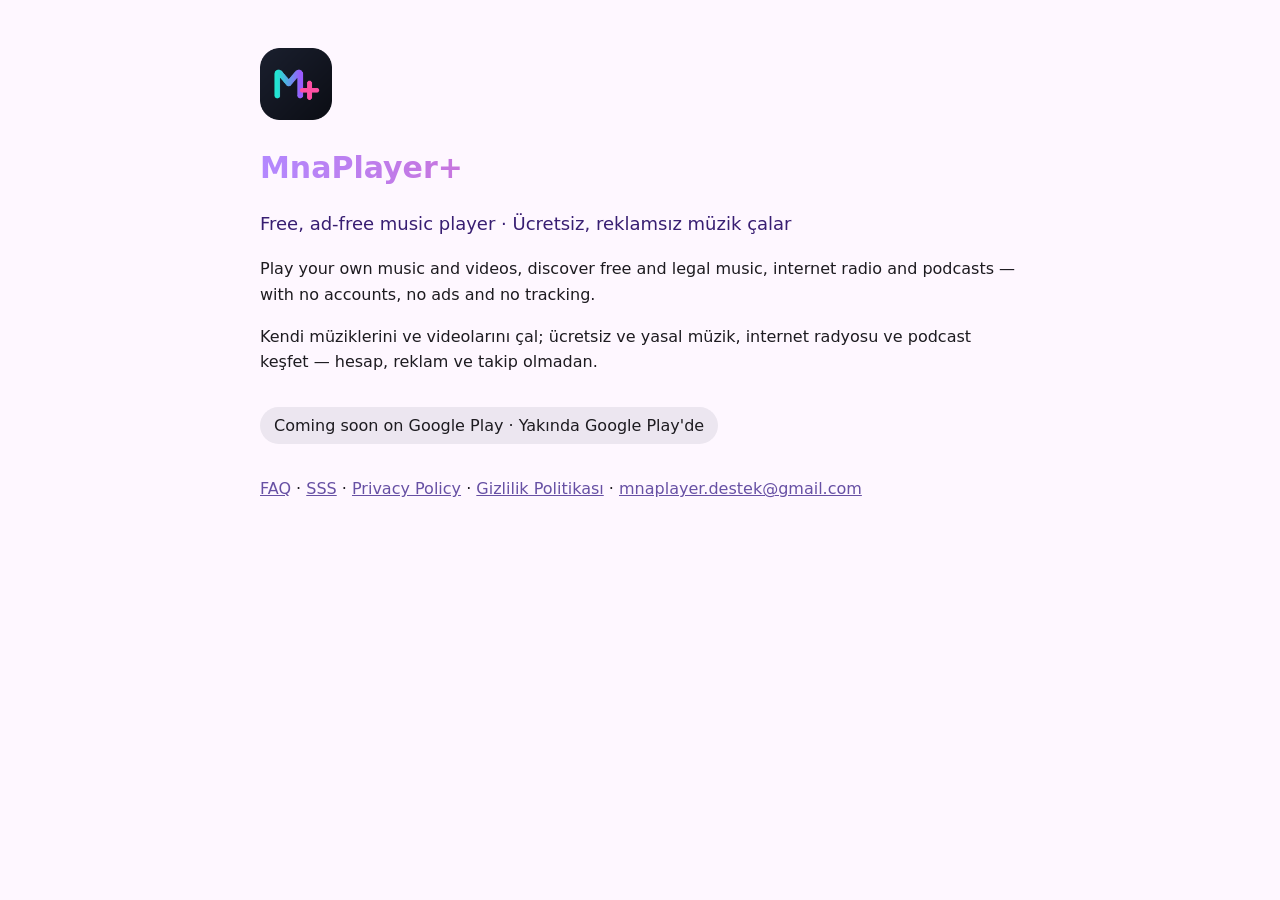
<file: index.html>
<!doctype html>
<html lang="en"><head><meta charset="utf-8">
<meta name="google-site-verification" content="fTWDGioe16bfAC8bkGbLvkYbaq8HpVbpBoYj8-vI_Cs"><meta name="viewport" content="width=device-width,initial-scale=1">
<title>MnaPlayer+ — Free, ad-free music player</title><link rel="stylesheet" href="style.css">
<meta name="description" content="Free, ad-free music player for Android: your own music and videos, free legal music, internet radio and podcasts. No accounts, no ads, no tracking. Ücretsiz, reklamsız müzik çalar.">
<link rel="canonical" href="https://mnaplayer.com/">
<link rel="alternate" hreflang="en" href="https://mnaplayer.com/">
<link rel="alternate" hreflang="tr" href="https://mnaplayer.com/">
<link rel="alternate" hreflang="x-default" href="https://mnaplayer.com/">
<link rel="icon" type="image/png" href="icon.png">
<meta name="theme-color" content="#0f0d14">
<meta property="og:type" content="website">
<meta property="og:site_name" content="MnaPlayer+">
<meta property="og:title" content="MnaPlayer+ — Free, ad-free music player">
<meta property="og:description" content="Free, ad-free music player for Android: your own music and videos, free legal music, internet radio and podcasts. No accounts, no ads, no tracking. Ücretsiz, reklamsız müzik çalar.">
<meta property="og:url" content="https://mnaplayer.com/">
<meta property="og:image" content="https://mnaplayer.com/icon.png">
<meta property="og:locale" content="en_US">
<meta name="twitter:card" content="summary">
<script type="application/ld+json">
{"@context":"https://schema.org","@type":"SoftwareApplication","name":"MnaPlayer+","operatingSystem":"Android, Windows","applicationCategory":"MultimediaApplication","applicationSubCategory":"Music player","offers":{"@type":"Offer","price":"0","priceCurrency":"USD"},"description":"Free, ad-free music player: play your own music and videos, discover legal free music, internet radio and podcasts. No accounts, no ads, no tracking.","inLanguage":["en","tr"],"url":"https://mnaplayer.com/","image":"https://mnaplayer.com/icon.png","featureList":["Plays local music and video files","Creative Commons music from Jamendo, Openverse and the Internet Archive","Internet radio","Podcasts","YouTube search with official YouTube player","Voice search","Smart collections","26 languages"],"isAccessibleForFree":true,"author":{"@type":"Organization","name":"MNA Labs","email":"mnaplayer.destek@gmail.com","url":"https://github.com/mna-labs"}}
</script></head>
<body><main>
<p><img src="icon.png" alt="MnaPlayer+ icon" width="72" height="72" style="border-radius:16px"></p>
<h1>MnaPlayer+</h1>
<p class="tag">Free, ad-free music player · Ücretsiz, reklamsız müzik çalar</p>
<p>Play your own music and videos, discover free and legal music, internet radio and podcasts — with no accounts, no ads and no tracking.</p>
<p>Kendi müziklerini ve videolarını çal; ücretsiz ve yasal müzik, internet radyosu ve podcast keşfet — hesap, reklam ve takip olmadan.</p>
<p class="soon">Coming soon on Google Play · Yakında Google Play'de</p>
<p><a href="faq.html">FAQ</a> · <a href="sss.html">SSS</a> · <a href="privacy.html">Privacy Policy</a> · <a href="gizlilik.html">Gizlilik Politikası</a> · <a href="mailto:mnaplayer.destek@gmail.com">mnaplayer.destek@gmail.com</a></p>
</main></body></html>
</file>
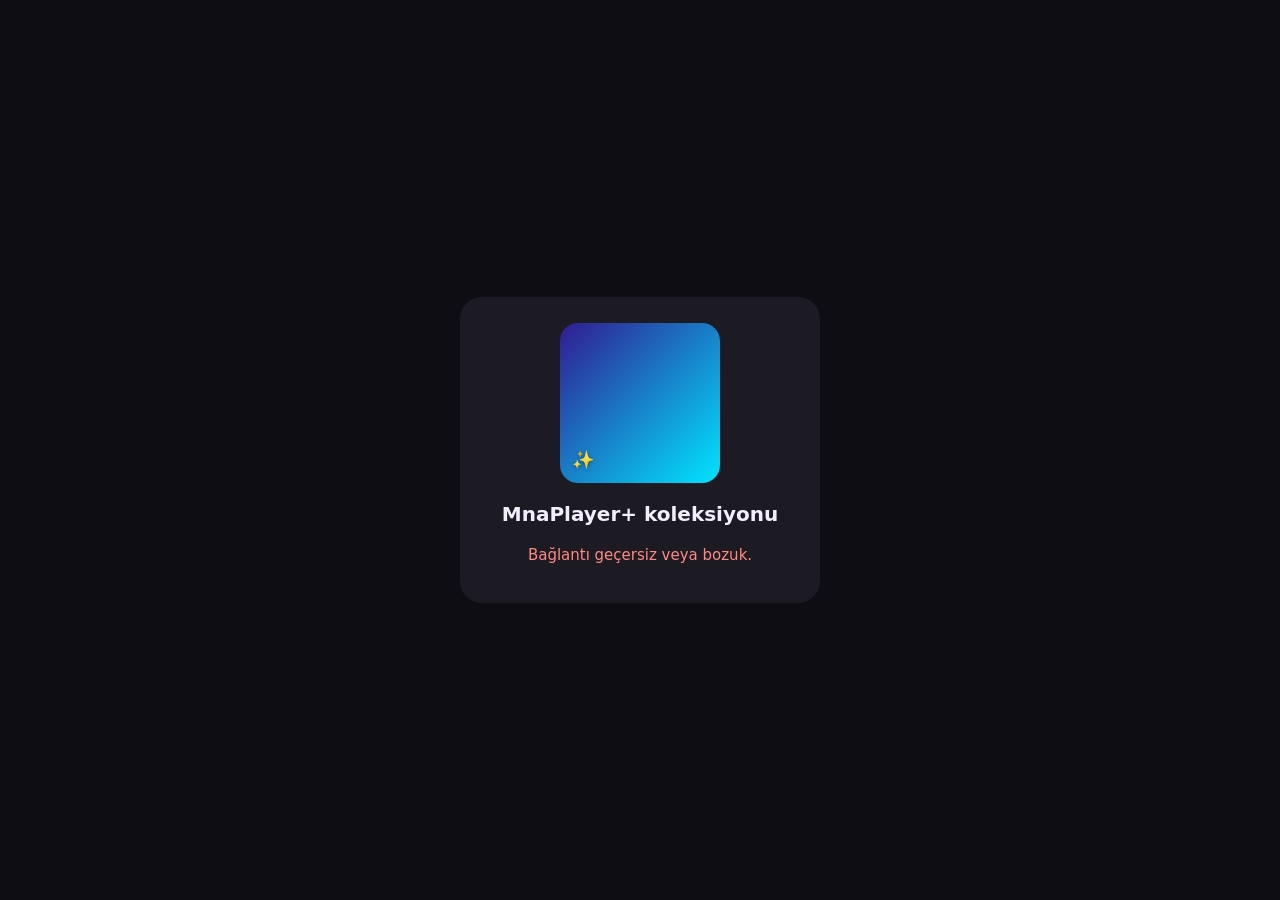
<file: c.html>
<!doctype html>
<html lang="tr">
<head>
<meta charset="utf-8">
<meta name="viewport" content="width=device-width, initial-scale=1">
<meta name="robots" content="noindex">
<!-- No external scripts, styles, fonts, images, or tracking. Everything is
     inline and self-contained so it works offline and leaks nothing. The
     collection payload lives ONLY in the URL fragment (#...), which browsers
     never send to the server, and is decoded client-side purely for display. -->
<meta http-equiv="Content-Security-Policy"
      content="default-src 'none'; style-src 'unsafe-inline'; script-src 'unsafe-inline'; base-uri 'none'; form-action 'none'">
<title>MnaPlayer+ koleksiyonu</title>
<style>
  :root { color-scheme: dark; }
  * { box-sizing: border-box; }
  body {
    margin: 0; min-height: 100vh; display: flex; align-items: center;
    justify-content: center; background: #0f0d14; color: #f3eefc;
    font: 15px/1.5 system-ui, "Segoe UI", Roboto, sans-serif; padding: 24px;
  }
  .card {
    width: 100%; max-width: 360px; background: #1c1a23; border-radius: 22px;
    padding: 22px; text-align: center;
  }
  .cover {
    width: 160px; height: 160px; margin: 4px auto 16px; border-radius: 18px;
    display: flex; align-items: flex-end; padding: 12px; color: #fff;
    font-weight: 900; font-size: 18px; text-align: left; line-height: 1.15;
    text-shadow: 0 1px 4px rgba(0,0,0,.4);
    background: linear-gradient(135deg, #311b92, #00e5ff);
  }
  h1 { font-size: 20px; margin: 0 0 4px; }
  .sub { color: #b9b2c8; font-size: 13px; margin: 0 0 18px; }
  a.btn, .btn {
    display: block; text-decoration: none; border-radius: 22px; padding: 13px;
    font-weight: 800; margin: 8px 0; cursor: pointer;
  }
  .primary { background: #b388ff; color: #1d0f3d; }
  .ghost { background: #2b2930; color: #f3eefc; }
  .hint { color: #9a93ab; font-size: 12px; margin-top: 14px; word-break: break-all; }
  code { background: #2b2930; padding: 2px 6px; border-radius: 6px; }
  .err { color: #ff8a80; }
</style>
</head>
<body>
<div class="card">
  <div class="cover" id="cover">✨</div>
  <h1 id="title">MnaPlayer+ koleksiyonu</h1>
  <p class="sub" id="sub">Bir arkadaşın seninle bir koleksiyon paylaştı.</p>

  <!-- JS-disabled fallback: always visible unless JS hides it. -->
  <noscript>
    <p class="sub">Açmak için <b>MnaPlayer+</b> uygulamasını aç →
      <b>Kütüphane</b> → <b>＋</b> → <b>Bağlantıdan ekle</b> ve bu sayfanın
      adresini yapıştır.</p>
  </noscript>

  <div id="actions" hidden>
    <a class="btn primary" id="openApp">Uygulamada aç</a>
    <a class="btn ghost" id="getApp">Uygulaman yok mu? İndir</a>
    <p class="hint">Uygulaman yoksa açılmaz; o zaman uygulamayı açıp bu bağlantıyı
      <b>Bağlantıdan ekle</b> ile yapıştır.</p>
  </div>
  <p class="err" id="error" hidden>Bağlantı geçersiz veya bozuk.</p>
</div>

<script>
(function () {
  "use strict";
  var LANDING = "https://mnaplayer.com/";
  var MAX = 32 * 1024;                 // payload byte cap (mirrors the app)
  var B64 = /^[A-Za-z0-9_-]+$/;        // base64url charset only

  // Deterministic cover palette — mirrors lib/features/collections/domain/
  // collection_cover.dart (kCoverPalette), as CSS gradients.
  var PALETTE = [
    ["#0D47A1", "#7B1FA2", "#FF1744"], ["#00C853", "#00B8D4"],
    ["#FF6D00", "#FFD600"], ["#263238", "#6A1B9A"], ["#D50000", "#FF4081"],
    ["#1B5E20", "#C6FF00"], ["#311B92", "#00E5FF"], ["#BF360C", "#FF8A65"],
    ["#4A148C", "#00BFA5"]
  ];

  function b64urlDecode(s) {
    s = s.replace(/-/g, "+").replace(/_/g, "/");
    while (s.length % 4) s += "=";
    return atob(s);
  }

  function fail() {
    document.getElementById("error").hidden = false;
    document.getElementById("sub").hidden = true;
  }

  var hash = (location.hash || "").replace(/^#/, "").trim();
  if (!hash || hash.length > MAX || !B64.test(hash)) { fail(); return; }

  var data;
  try {
    // Decode base64url → UTF-8 JSON. Pure display; nothing is executed.
    var bytes = b64urlDecode(hash);
    var json = decodeURIComponent(escape(bytes));
    data = JSON.parse(json);
  } catch (e) { fail(); return; }

  if (!data || typeof data !== "object" || data.v !== 1 ||
      typeof data.n !== "string" || !data.n.trim()) { fail(); return; }

  // Name via textContent only (never innerHTML) → no HTML/script injection.
  var name = data.n.trim().slice(0, 200);
  var titleEl = document.getElementById("title");
  titleEl.textContent = name;
  var coverEl = document.getElementById("cover");
  coverEl.textContent = name;

  var seed = (typeof data.c === "number" && isFinite(data.c)) ? (data.c | 0) : 0;
  var pal = PALETTE[((seed % PALETTE.length) + PALETTE.length) % PALETTE.length];
  coverEl.style.background = "linear-gradient(135deg, " + pal.join(", ") + ")";

  // Hand off to the app via the custom scheme (mnaplayerplus://c#<payload>),
  // with a browser fallback to the landing page when the app isn't installed.
  var intentUrl = "intent://c#" + hash +
    "#Intent;scheme=mnaplayerplus;package=mna.playerplus;" +
    "S.browser_fallback_url=" + encodeURIComponent(LANDING) + ";end";

  document.getElementById("openApp").setAttribute("href", intentUrl);
  document.getElementById("getApp").setAttribute("href", LANDING);
  document.getElementById("actions").hidden = false;
})();
</script>
</body>
</html>
</file>
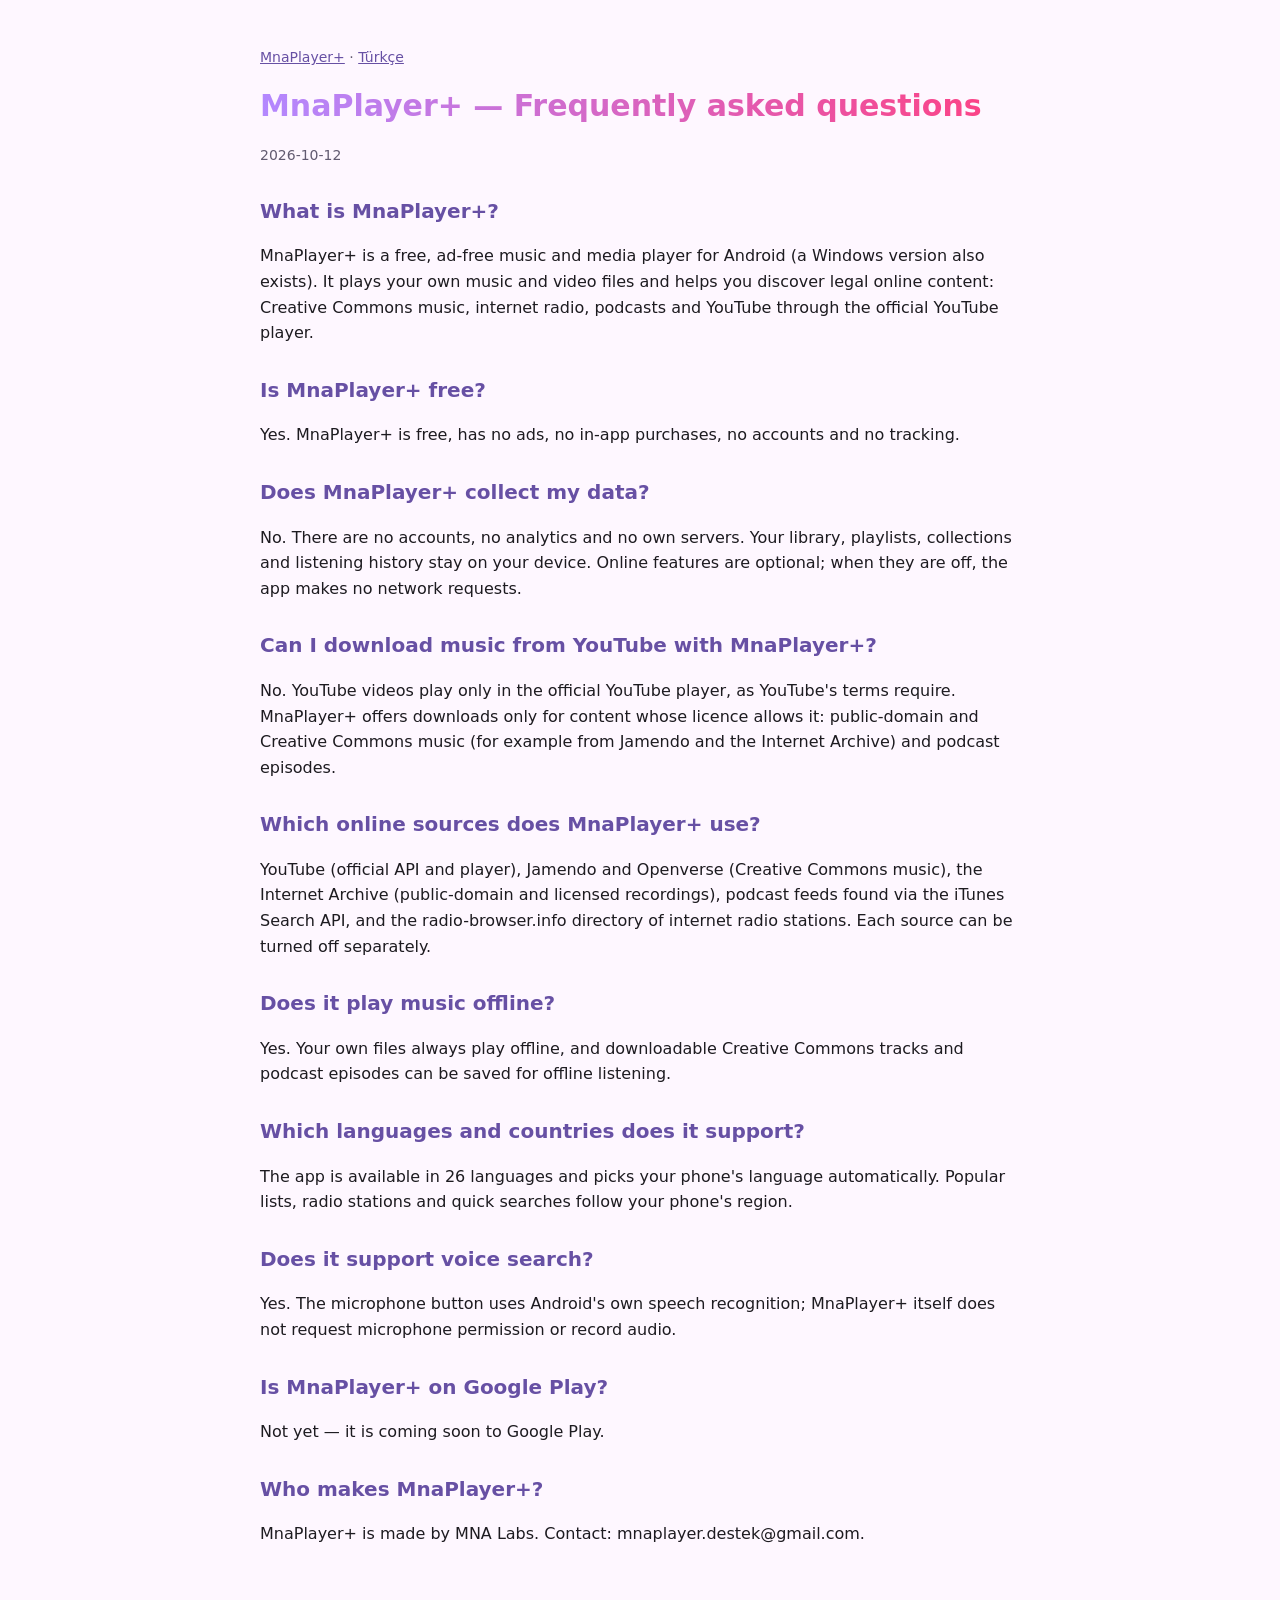
<file: faq.html>
<!doctype html>
<html lang="en"><head><meta charset="utf-8"><meta name="viewport" content="width=device-width,initial-scale=1">
<title>MnaPlayer+ — Frequently asked questions</title><link rel="stylesheet" href="style.css">
<meta name="description" content="Answers about MnaPlayer+: a free, ad-free, private music player with legal free music, radio, podcasts and official YouTube playback.">
<link rel="canonical" href="https://mnaplayer.com/faq.html">
<link rel="alternate" hreflang="en" href="https://mnaplayer.com/faq.html">
<link rel="alternate" hreflang="tr" href="https://mnaplayer.com/sss.html">
<link rel="alternate" hreflang="x-default" href="https://mnaplayer.com/faq.html">
<link rel="icon" type="image/png" href="icon.png">
<meta property="og:type" content="website"><meta property="og:site_name" content="MnaPlayer+">
<meta property="og:title" content="MnaPlayer+ — Frequently asked questions"><meta property="og:description" content="Answers about MnaPlayer+: a free, ad-free, private music player with legal free music, radio, podcasts and official YouTube playback.">
<meta property="og:url" content="https://mnaplayer.com/faq.html"><meta property="og:image" content="https://mnaplayer.com/icon.png">
<script type="application/ld+json">{"@context": "https://schema.org", "@type": "FAQPage", "inLanguage": "en", "mainEntity": [{"@type": "Question", "name": "What is MnaPlayer+?", "acceptedAnswer": {"@type": "Answer", "text": "MnaPlayer+ is a free, ad-free music and media player for Android (a Windows version also exists). It plays your own music and video files and helps you discover legal online content: Creative Commons music, internet radio, podcasts and YouTube through the official YouTube player."}}, {"@type": "Question", "name": "Is MnaPlayer+ free?", "acceptedAnswer": {"@type": "Answer", "text": "Yes. MnaPlayer+ is free, has no ads, no in-app purchases, no accounts and no tracking."}}, {"@type": "Question", "name": "Does MnaPlayer+ collect my data?", "acceptedAnswer": {"@type": "Answer", "text": "No. There are no accounts, no analytics and no own servers. Your library, playlists, collections and listening history stay on your device. Online features are optional; when they are off, the app makes no network requests."}}, {"@type": "Question", "name": "Can I download music from YouTube with MnaPlayer+?", "acceptedAnswer": {"@type": "Answer", "text": "No. YouTube videos play only in the official YouTube player, as YouTube's terms require. MnaPlayer+ offers downloads only for content whose licence allows it: public-domain and Creative Commons music (for example from Jamendo and the Internet Archive) and podcast episodes."}}, {"@type": "Question", "name": "Which online sources does MnaPlayer+ use?", "acceptedAnswer": {"@type": "Answer", "text": "YouTube (official API and player), Jamendo and Openverse (Creative Commons music), the Internet Archive (public-domain and licensed recordings), podcast feeds found via the iTunes Search API, and the radio-browser.info directory of internet radio stations. Each source can be turned off separately."}}, {"@type": "Question", "name": "Does it play music offline?", "acceptedAnswer": {"@type": "Answer", "text": "Yes. Your own files always play offline, and downloadable Creative Commons tracks and podcast episodes can be saved for offline listening."}}, {"@type": "Question", "name": "Which languages and countries does it support?", "acceptedAnswer": {"@type": "Answer", "text": "The app is available in 26 languages and picks your phone's language automatically. Popular lists, radio stations and quick searches follow your phone's region."}}, {"@type": "Question", "name": "Does it support voice search?", "acceptedAnswer": {"@type": "Answer", "text": "Yes. The microphone button uses Android's own speech recognition; MnaPlayer+ itself does not request microphone permission or record audio."}}, {"@type": "Question", "name": "Is MnaPlayer+ on Google Play?", "acceptedAnswer": {"@type": "Answer", "text": "Not yet — it is coming soon to Google Play."}}, {"@type": "Question", "name": "Who makes MnaPlayer+?", "acceptedAnswer": {"@type": "Answer", "text": "MnaPlayer+ is made by MNA Labs. Contact: mnaplayer.destek@gmail.com."}}]}</script>
</head><body><main>
<p class="lang"><a href="index.html">MnaPlayer+</a> · <a href="sss.html">Türkçe</a></p>
<h1>MnaPlayer+ — Frequently asked questions</h1>
<p class="muted">2026-10-12</p>
<h2>What is MnaPlayer+?</h2>
<p>MnaPlayer+ is a free, ad-free music and media player for Android (a Windows version also exists). It plays your own music and video files and helps you discover legal online content: Creative Commons music, internet radio, podcasts and YouTube through the official YouTube player.</p>
<h2>Is MnaPlayer+ free?</h2>
<p>Yes. MnaPlayer+ is free, has no ads, no in-app purchases, no accounts and no tracking.</p>
<h2>Does MnaPlayer+ collect my data?</h2>
<p>No. There are no accounts, no analytics and no own servers. Your library, playlists, collections and listening history stay on your device. Online features are optional; when they are off, the app makes no network requests.</p>
<h2>Can I download music from YouTube with MnaPlayer+?</h2>
<p>No. YouTube videos play only in the official YouTube player, as YouTube's terms require. MnaPlayer+ offers downloads only for content whose licence allows it: public-domain and Creative Commons music (for example from Jamendo and the Internet Archive) and podcast episodes.</p>
<h2>Which online sources does MnaPlayer+ use?</h2>
<p>YouTube (official API and player), Jamendo and Openverse (Creative Commons music), the Internet Archive (public-domain and licensed recordings), podcast feeds found via the iTunes Search API, and the radio-browser.info directory of internet radio stations. Each source can be turned off separately.</p>
<h2>Does it play music offline?</h2>
<p>Yes. Your own files always play offline, and downloadable Creative Commons tracks and podcast episodes can be saved for offline listening.</p>
<h2>Which languages and countries does it support?</h2>
<p>The app is available in 26 languages and picks your phone's language automatically. Popular lists, radio stations and quick searches follow your phone's region.</p>
<h2>Does it support voice search?</h2>
<p>Yes. The microphone button uses Android's own speech recognition; MnaPlayer+ itself does not request microphone permission or record audio.</p>
<h2>Is MnaPlayer+ on Google Play?</h2>
<p>Not yet — it is coming soon to Google Play.</p>
<h2>Who makes MnaPlayer+?</h2>
<p>MnaPlayer+ is made by MNA Labs. Contact: mnaplayer.destek@gmail.com.</p>
</main></body></html>
</file>
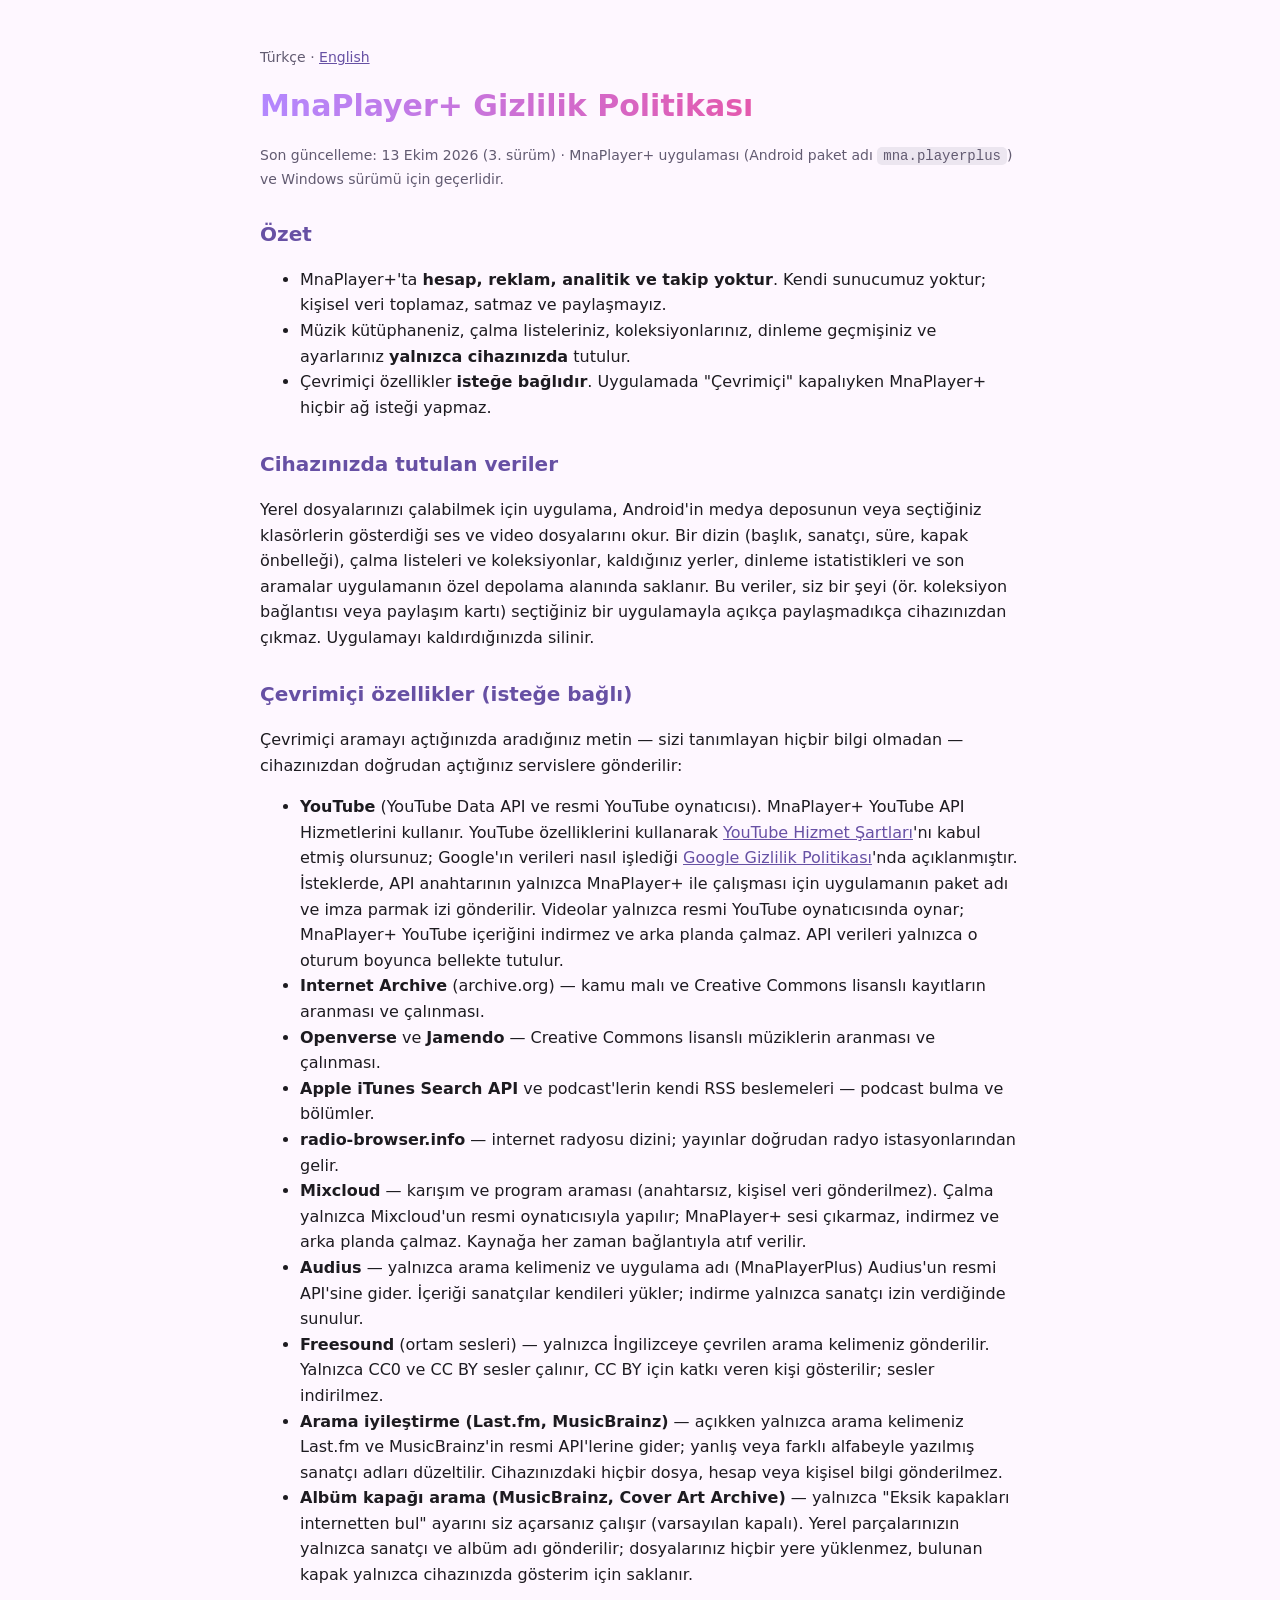
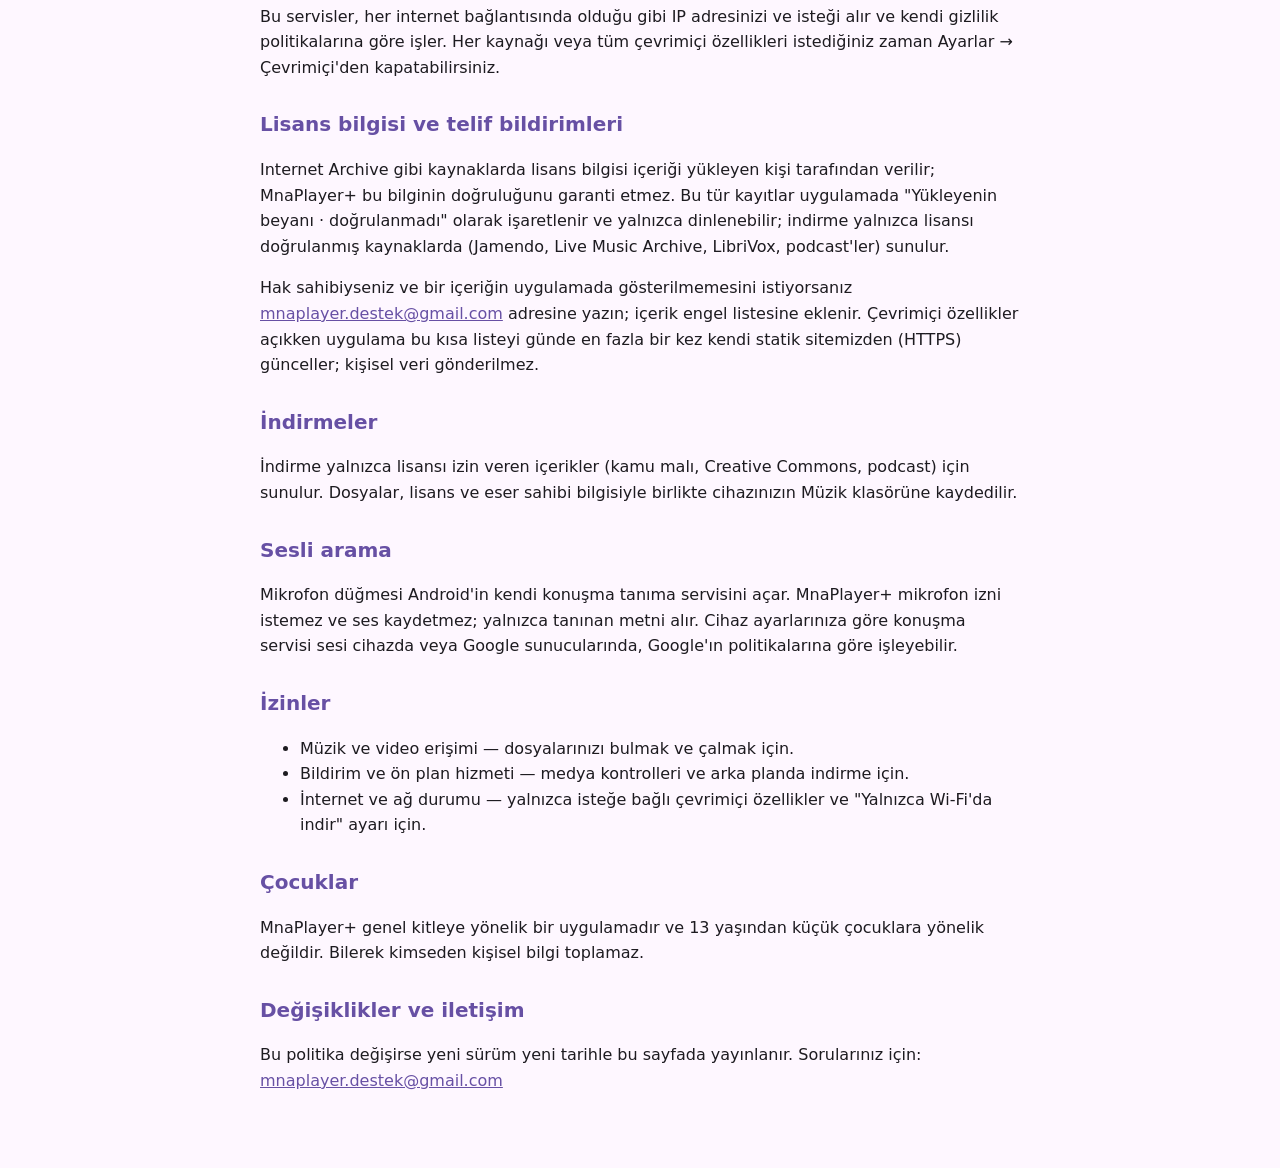
<file: gizlilik.html>
<!doctype html>
<html lang="tr"><head><meta charset="utf-8"><meta name="viewport" content="width=device-width,initial-scale=1">
<title>MnaPlayer+ — Gizlilik Politikası</title><link rel="stylesheet" href="style.css">
<meta name="description" content="MnaPlayer+ gizlilik politikası: hesap, reklam, analitik ve takip yok; veriler cihazınızda kalır; isteğe bağlı çevrimiçi özellikler açıklanır.">
<link rel="canonical" href="https://mnaplayer.com/gizlilik.html">
<link rel="alternate" hreflang="en" href="https://mnaplayer.com/privacy.html">
<link rel="alternate" hreflang="tr" href="https://mnaplayer.com/gizlilik.html">
<link rel="alternate" hreflang="x-default" href="https://mnaplayer.com/privacy.html">
<link rel="icon" type="image/png" href="icon.png">
<meta name="theme-color" content="#0f0d14">
<meta property="og:type" content="website">
<meta property="og:site_name" content="MnaPlayer+">
<meta property="og:title" content="MnaPlayer+ — Gizlilik Politikası">
<meta property="og:description" content="MnaPlayer+ gizlilik politikası: hesap, reklam, analitik ve takip yok; veriler cihazınızda kalır; isteğe bağlı çevrimiçi özellikler açıklanır.">
<meta property="og:url" content="https://mnaplayer.com/gizlilik.html">
<meta property="og:image" content="https://mnaplayer.com/icon.png">
<meta property="og:locale" content="tr_TR">
<meta name="twitter:card" content="summary">
</head>
<body><main>
<p class="lang">Türkçe · <a href="privacy.html">English</a></p>
<h1>MnaPlayer+ Gizlilik Politikası</h1>
<p class="muted">Son güncelleme: 13 Ekim 2026 (3. sürüm) · MnaPlayer+ uygulaması (Android paket adı <code>mna.playerplus</code>) ve Windows sürümü için geçerlidir.</p>

<h2>Özet</h2>
<ul>
<li>MnaPlayer+'ta <b>hesap, reklam, analitik ve takip yoktur</b>. Kendi sunucumuz yoktur; kişisel veri toplamaz, satmaz ve paylaşmayız.</li>
<li>Müzik kütüphaneniz, çalma listeleriniz, koleksiyonlarınız, dinleme geçmişiniz ve ayarlarınız <b>yalnızca cihazınızda</b> tutulur.</li>
<li>Çevrimiçi özellikler <b>isteğe bağlıdır</b>. Uygulamada "Çevrimiçi" kapalıyken MnaPlayer+ hiçbir ağ isteği yapmaz.</li>
</ul>

<h2>Cihazınızda tutulan veriler</h2>
<p>Yerel dosyalarınızı çalabilmek için uygulama, Android'in medya deposunun veya seçtiğiniz klasörlerin gösterdiği ses ve video dosyalarını okur. Bir dizin (başlık, sanatçı, süre, kapak önbelleği), çalma listeleri ve koleksiyonlar, kaldığınız yerler, dinleme istatistikleri ve son aramalar uygulamanın özel depolama alanında saklanır. Bu veriler, siz bir şeyi (ör. koleksiyon bağlantısı veya paylaşım kartı) seçtiğiniz bir uygulamayla açıkça paylaşmadıkça cihazınızdan çıkmaz. Uygulamayı kaldırdığınızda silinir.</p>

<h2>Çevrimiçi özellikler (isteğe bağlı)</h2>
<p>Çevrimiçi aramayı açtığınızda aradığınız metin — sizi tanımlayan hiçbir bilgi olmadan — cihazınızdan doğrudan açtığınız servislere gönderilir:</p>
<ul>
<li><b>YouTube</b> (YouTube Data API ve resmi YouTube oynatıcısı). MnaPlayer+ YouTube API Hizmetlerini kullanır. YouTube özelliklerini kullanarak <a href="https://www.youtube.com/t/terms">YouTube Hizmet Şartları</a>'nı kabul etmiş olursunuz; Google'ın verileri nasıl işlediği <a href="https://policies.google.com/privacy">Google Gizlilik Politikası</a>'nda açıklanmıştır. İsteklerde, API anahtarının yalnızca MnaPlayer+ ile çalışması için uygulamanın paket adı ve imza parmak izi gönderilir. Videolar yalnızca resmi YouTube oynatıcısında oynar; MnaPlayer+ YouTube içeriğini indirmez ve arka planda çalmaz. API verileri yalnızca o oturum boyunca bellekte tutulur.</li>
<li><b>Internet Archive</b> (archive.org) — kamu malı ve Creative Commons lisanslı kayıtların aranması ve çalınması.</li>
<li><b>Openverse</b> ve <b>Jamendo</b> — Creative Commons lisanslı müziklerin aranması ve çalınması.</li>
<li><b>Apple iTunes Search API</b> ve podcast'lerin kendi RSS beslemeleri — podcast bulma ve bölümler.</li>
<li><b>radio-browser.info</b> — internet radyosu dizini; yayınlar doğrudan radyo istasyonlarından gelir.</li>
<li><b>Mixcloud</b> — karışım ve program araması (anahtarsız, kişisel veri gönderilmez). Çalma yalnızca Mixcloud'un resmi oynatıcısıyla yapılır; MnaPlayer+ sesi çıkarmaz, indirmez ve arka planda çalmaz. Kaynağa her zaman bağlantıyla atıf verilir.</li>
<li><b>Audius</b> — yalnızca arama kelimeniz ve uygulama adı (MnaPlayerPlus) Audius'un resmi API'sine gider. İçeriği sanatçılar kendileri yükler; indirme yalnızca sanatçı izin verdiğinde sunulur.</li>
<li><b>Freesound</b> (ortam sesleri) — yalnızca İngilizceye çevrilen arama kelimeniz gönderilir. Yalnızca CC0 ve CC BY sesler çalınır, CC BY için katkı veren kişi gösterilir; sesler indirilmez.</li>
<li><b>Arama iyileştirme (Last.fm, MusicBrainz)</b> — açıkken yalnızca arama kelimeniz Last.fm ve MusicBrainz'in resmi API'lerine gider; yanlış veya farklı alfabeyle yazılmış sanatçı adları düzeltilir. Cihazınızdaki hiçbir dosya, hesap veya kişisel bilgi gönderilmez.</li>
<li><b>Albüm kapağı arama (MusicBrainz, Cover Art Archive)</b> — yalnızca "Eksik kapakları internetten bul" ayarını siz açarsanız çalışır (varsayılan kapalı). Yerel parçalarınızın yalnızca sanatçı ve albüm adı gönderilir; dosyalarınız hiçbir yere yüklenmez, bulunan kapak yalnızca cihazınızda gösterim için saklanır.</li>
</ul>
<p>Bu servisler, her internet bağlantısında olduğu gibi IP adresinizi ve isteği alır ve kendi gizlilik politikalarına göre işler. Her kaynağı veya tüm çevrimiçi özellikleri istediğiniz zaman Ayarlar → Çevrimiçi'den kapatabilirsiniz.</p>

<h2>Lisans bilgisi ve telif bildirimleri</h2>
<p>Internet Archive gibi kaynaklarda lisans bilgisi içeriği yükleyen kişi tarafından verilir; MnaPlayer+ bu bilginin doğruluğunu garanti etmez. Bu tür kayıtlar uygulamada "Yükleyenin beyanı · doğrulanmadı" olarak işaretlenir ve yalnızca dinlenebilir; indirme yalnızca lisansı doğrulanmış kaynaklarda (Jamendo, Live Music Archive, LibriVox, podcast'ler) sunulur.</p>
<p>Hak sahibiyseniz ve bir içeriğin uygulamada gösterilmemesini istiyorsanız <a href="mailto:mnaplayer.destek@gmail.com">mnaplayer.destek@gmail.com</a> adresine yazın; içerik engel listesine eklenir. Çevrimiçi özellikler açıkken uygulama bu kısa listeyi günde en fazla bir kez kendi statik sitemizden (HTTPS) günceller; kişisel veri gönderilmez.</p>
<h2>İndirmeler</h2>
<p>İndirme yalnızca lisansı izin veren içerikler (kamu malı, Creative Commons, podcast) için sunulur. Dosyalar, lisans ve eser sahibi bilgisiyle birlikte cihazınızın Müzik klasörüne kaydedilir.</p>

<h2>Sesli arama</h2>
<p>Mikrofon düğmesi Android'in kendi konuşma tanıma servisini açar. MnaPlayer+ mikrofon izni istemez ve ses kaydetmez; yalnızca tanınan metni alır. Cihaz ayarlarınıza göre konuşma servisi sesi cihazda veya Google sunucularında, Google'ın politikalarına göre işleyebilir.</p>

<h2>İzinler</h2>
<ul>
<li>Müzik ve video erişimi — dosyalarınızı bulmak ve çalmak için.</li>
<li>Bildirim ve ön plan hizmeti — medya kontrolleri ve arka planda indirme için.</li>
<li>İnternet ve ağ durumu — yalnızca isteğe bağlı çevrimiçi özellikler ve "Yalnızca Wi-Fi'da indir" ayarı için.</li>
</ul>

<h2>Çocuklar</h2>
<p>MnaPlayer+ genel kitleye yönelik bir uygulamadır ve 13 yaşından küçük çocuklara yönelik değildir. Bilerek kimseden kişisel bilgi toplamaz.</p>

<h2>Değişiklikler ve iletişim</h2>
<p>Bu politika değişirse yeni sürüm yeni tarihle bu sayfada yayınlanır. Sorularınız için: <a href="mailto:mnaplayer.destek@gmail.com">mnaplayer.destek@gmail.com</a></p>
</main></body></html>
</file>
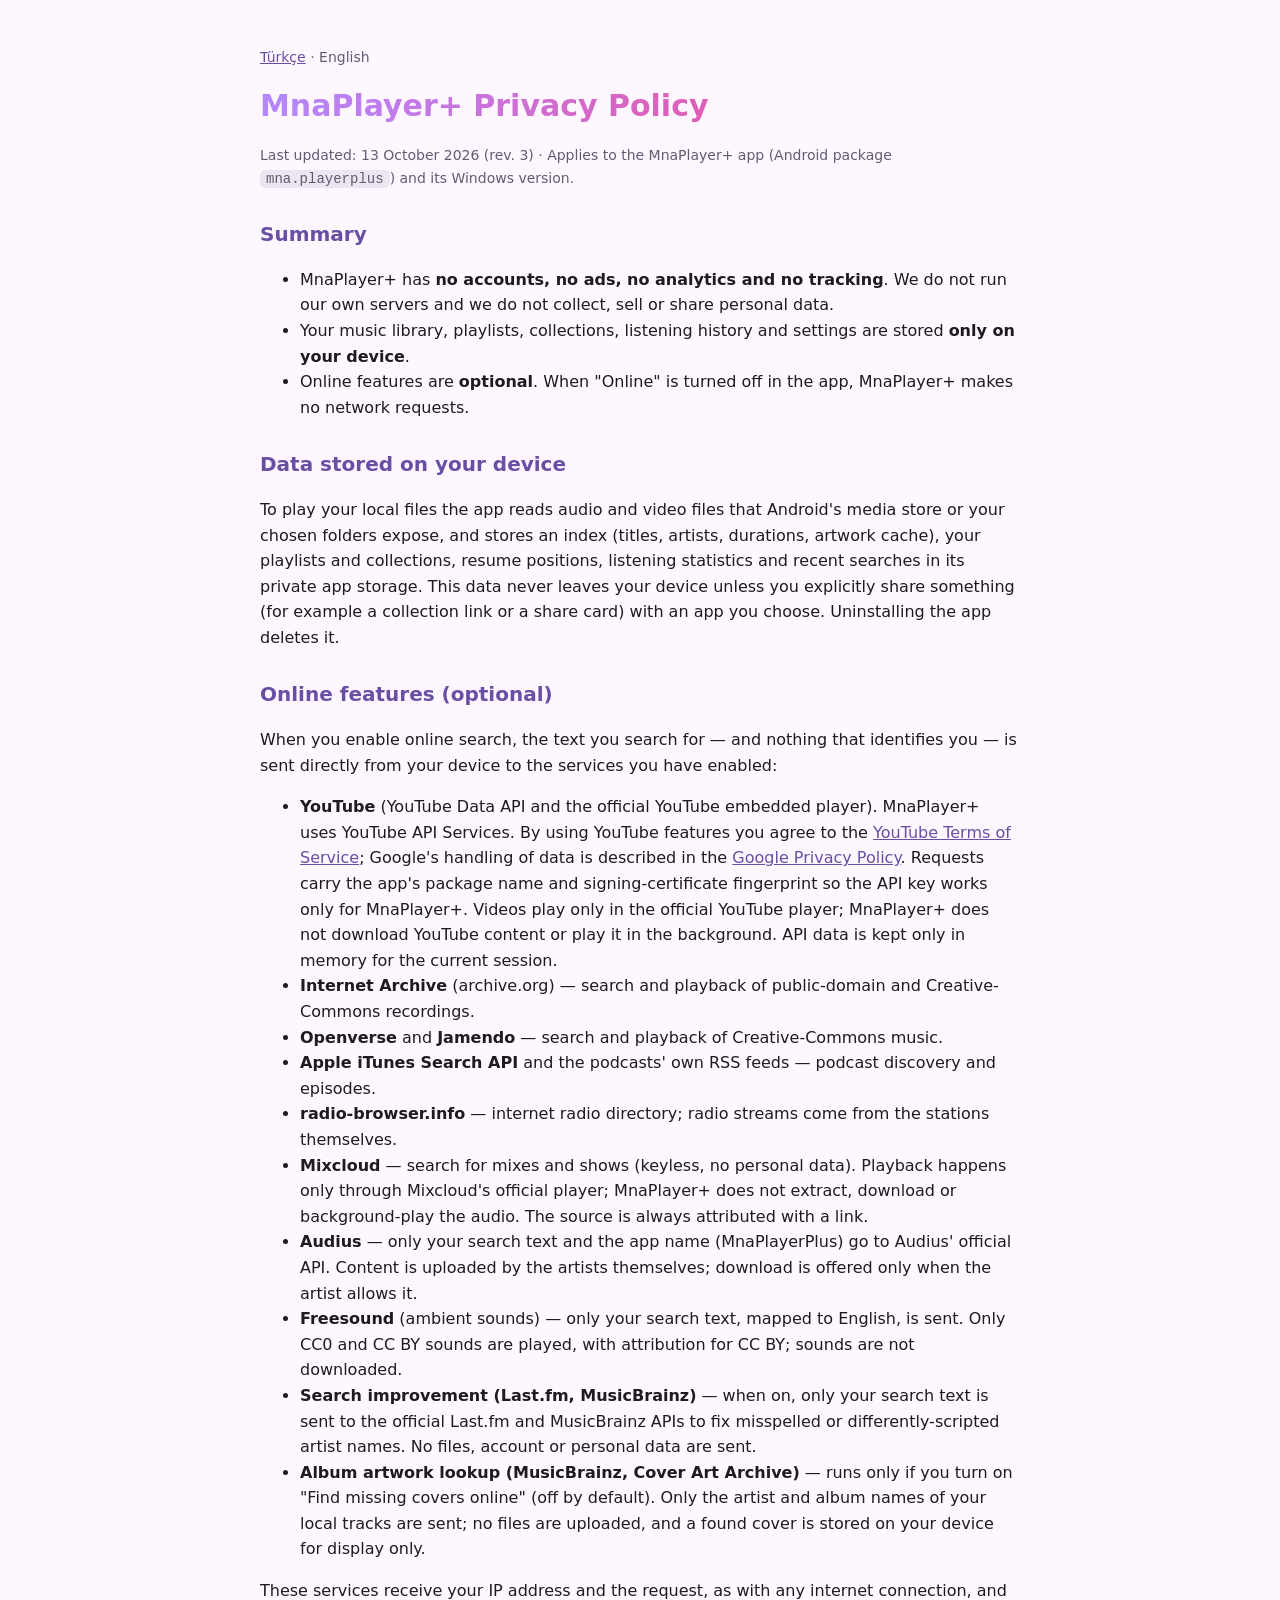
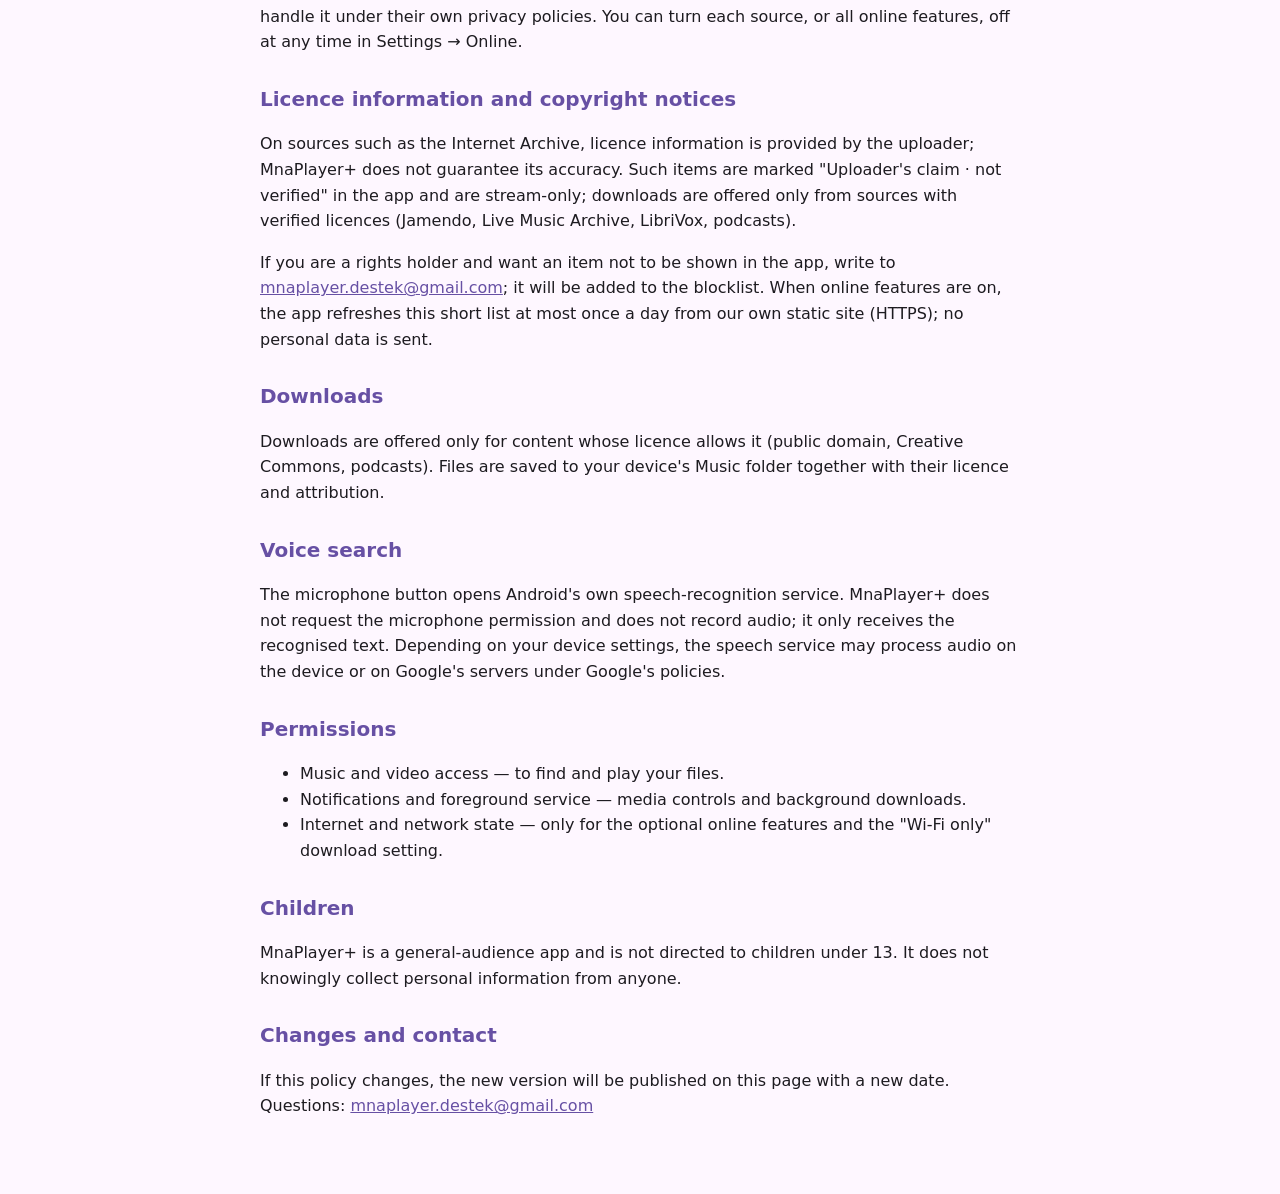
<file: privacy.html>
<!doctype html>
<html lang="en"><head><meta charset="utf-8"><meta name="viewport" content="width=device-width,initial-scale=1">
<title>MnaPlayer+ — Privacy Policy</title><link rel="stylesheet" href="style.css">
<meta name="description" content="MnaPlayer+ privacy policy: no accounts, no ads, no analytics, no tracking; data stays on your device; optional online features explained.">
<link rel="canonical" href="https://mnaplayer.com/privacy.html">
<link rel="alternate" hreflang="en" href="https://mnaplayer.com/privacy.html">
<link rel="alternate" hreflang="tr" href="https://mnaplayer.com/gizlilik.html">
<link rel="alternate" hreflang="x-default" href="https://mnaplayer.com/privacy.html">
<link rel="icon" type="image/png" href="icon.png">
<meta name="theme-color" content="#0f0d14">
<meta property="og:type" content="website">
<meta property="og:site_name" content="MnaPlayer+">
<meta property="og:title" content="MnaPlayer+ — Privacy Policy">
<meta property="og:description" content="MnaPlayer+ privacy policy: no accounts, no ads, no analytics, no tracking; data stays on your device; optional online features explained.">
<meta property="og:url" content="https://mnaplayer.com/privacy.html">
<meta property="og:image" content="https://mnaplayer.com/icon.png">
<meta property="og:locale" content="en_US">
<meta name="twitter:card" content="summary">
</head>
<body><main>
<p class="lang"><a href="gizlilik.html">Türkçe</a> · English</p>
<h1>MnaPlayer+ Privacy Policy</h1>
<p class="muted">Last updated: 13 October 2026 (rev. 3) · Applies to the MnaPlayer+ app (Android package <code>mna.playerplus</code>) and its Windows version.</p>

<h2>Summary</h2>
<ul>
<li>MnaPlayer+ has <b>no accounts, no ads, no analytics and no tracking</b>. We do not run our own servers and we do not collect, sell or share personal data.</li>
<li>Your music library, playlists, collections, listening history and settings are stored <b>only on your device</b>.</li>
<li>Online features are <b>optional</b>. When "Online" is turned off in the app, MnaPlayer+ makes no network requests.</li>
</ul>

<h2>Data stored on your device</h2>
<p>To play your local files the app reads audio and video files that Android's media store or your chosen folders expose, and stores an index (titles, artists, durations, artwork cache), your playlists and collections, resume positions, listening statistics and recent searches in its private app storage. This data never leaves your device unless you explicitly share something (for example a collection link or a share card) with an app you choose. Uninstalling the app deletes it.</p>

<h2>Online features (optional)</h2>
<p>When you enable online search, the text you search for — and nothing that identifies you — is sent directly from your device to the services you have enabled:</p>
<ul>
<li><b>YouTube</b> (YouTube Data API and the official YouTube embedded player). MnaPlayer+ uses YouTube API Services. By using YouTube features you agree to the <a href="https://www.youtube.com/t/terms">YouTube Terms of Service</a>; Google's handling of data is described in the <a href="https://policies.google.com/privacy">Google Privacy Policy</a>. Requests carry the app's package name and signing-certificate fingerprint so the API key works only for MnaPlayer+. Videos play only in the official YouTube player; MnaPlayer+ does not download YouTube content or play it in the background. API data is kept only in memory for the current session.</li>
<li><b>Internet Archive</b> (archive.org) — search and playback of public-domain and Creative-Commons recordings.</li>
<li><b>Openverse</b> and <b>Jamendo</b> — search and playback of Creative-Commons music.</li>
<li><b>Apple iTunes Search API</b> and the podcasts' own RSS feeds — podcast discovery and episodes.</li>
<li><b>radio-browser.info</b> — internet radio directory; radio streams come from the stations themselves.</li>
<li><b>Mixcloud</b> — search for mixes and shows (keyless, no personal data). Playback happens only through Mixcloud's official player; MnaPlayer+ does not extract, download or background-play the audio. The source is always attributed with a link.</li>
<li><b>Audius</b> — only your search text and the app name (MnaPlayerPlus) go to Audius' official API. Content is uploaded by the artists themselves; download is offered only when the artist allows it.</li>
<li><b>Freesound</b> (ambient sounds) — only your search text, mapped to English, is sent. Only CC0 and CC BY sounds are played, with attribution for CC BY; sounds are not downloaded.</li>
<li><b>Search improvement (Last.fm, MusicBrainz)</b> — when on, only your search text is sent to the official Last.fm and MusicBrainz APIs to fix misspelled or differently-scripted artist names. No files, account or personal data are sent.</li>
<li><b>Album artwork lookup (MusicBrainz, Cover Art Archive)</b> — runs only if you turn on "Find missing covers online" (off by default). Only the artist and album names of your local tracks are sent; no files are uploaded, and a found cover is stored on your device for display only.</li>
</ul>
<p>These services receive your IP address and the request, as with any internet connection, and handle it under their own privacy policies. You can turn each source, or all online features, off at any time in Settings → Online.</p>

<h2>Licence information and copyright notices</h2>
<p>On sources such as the Internet Archive, licence information is provided by the uploader; MnaPlayer+ does not guarantee its accuracy. Such items are marked "Uploader's claim · not verified" in the app and are stream-only; downloads are offered only from sources with verified licences (Jamendo, Live Music Archive, LibriVox, podcasts).</p>
<p>If you are a rights holder and want an item not to be shown in the app, write to <a href="mailto:mnaplayer.destek@gmail.com">mnaplayer.destek@gmail.com</a>; it will be added to the blocklist. When online features are on, the app refreshes this short list at most once a day from our own static site (HTTPS); no personal data is sent.</p>
<h2>Downloads</h2>
<p>Downloads are offered only for content whose licence allows it (public domain, Creative Commons, podcasts). Files are saved to your device's Music folder together with their licence and attribution.</p>

<h2>Voice search</h2>
<p>The microphone button opens Android's own speech-recognition service. MnaPlayer+ does not request the microphone permission and does not record audio; it only receives the recognised text. Depending on your device settings, the speech service may process audio on the device or on Google's servers under Google's policies.</p>

<h2>Permissions</h2>
<ul>
<li>Music and video access — to find and play your files.</li>
<li>Notifications and foreground service — media controls and background downloads.</li>
<li>Internet and network state — only for the optional online features and the "Wi-Fi only" download setting.</li>
</ul>

<h2>Children</h2>
<p>MnaPlayer+ is a general-audience app and is not directed to children under 13. It does not knowingly collect personal information from anyone.</p>

<h2>Changes and contact</h2>
<p>If this policy changes, the new version will be published on this page with a new date. Questions: <a href="mailto:mnaplayer.destek@gmail.com">mnaplayer.destek@gmail.com</a></p>
</main></body></html>
</file>
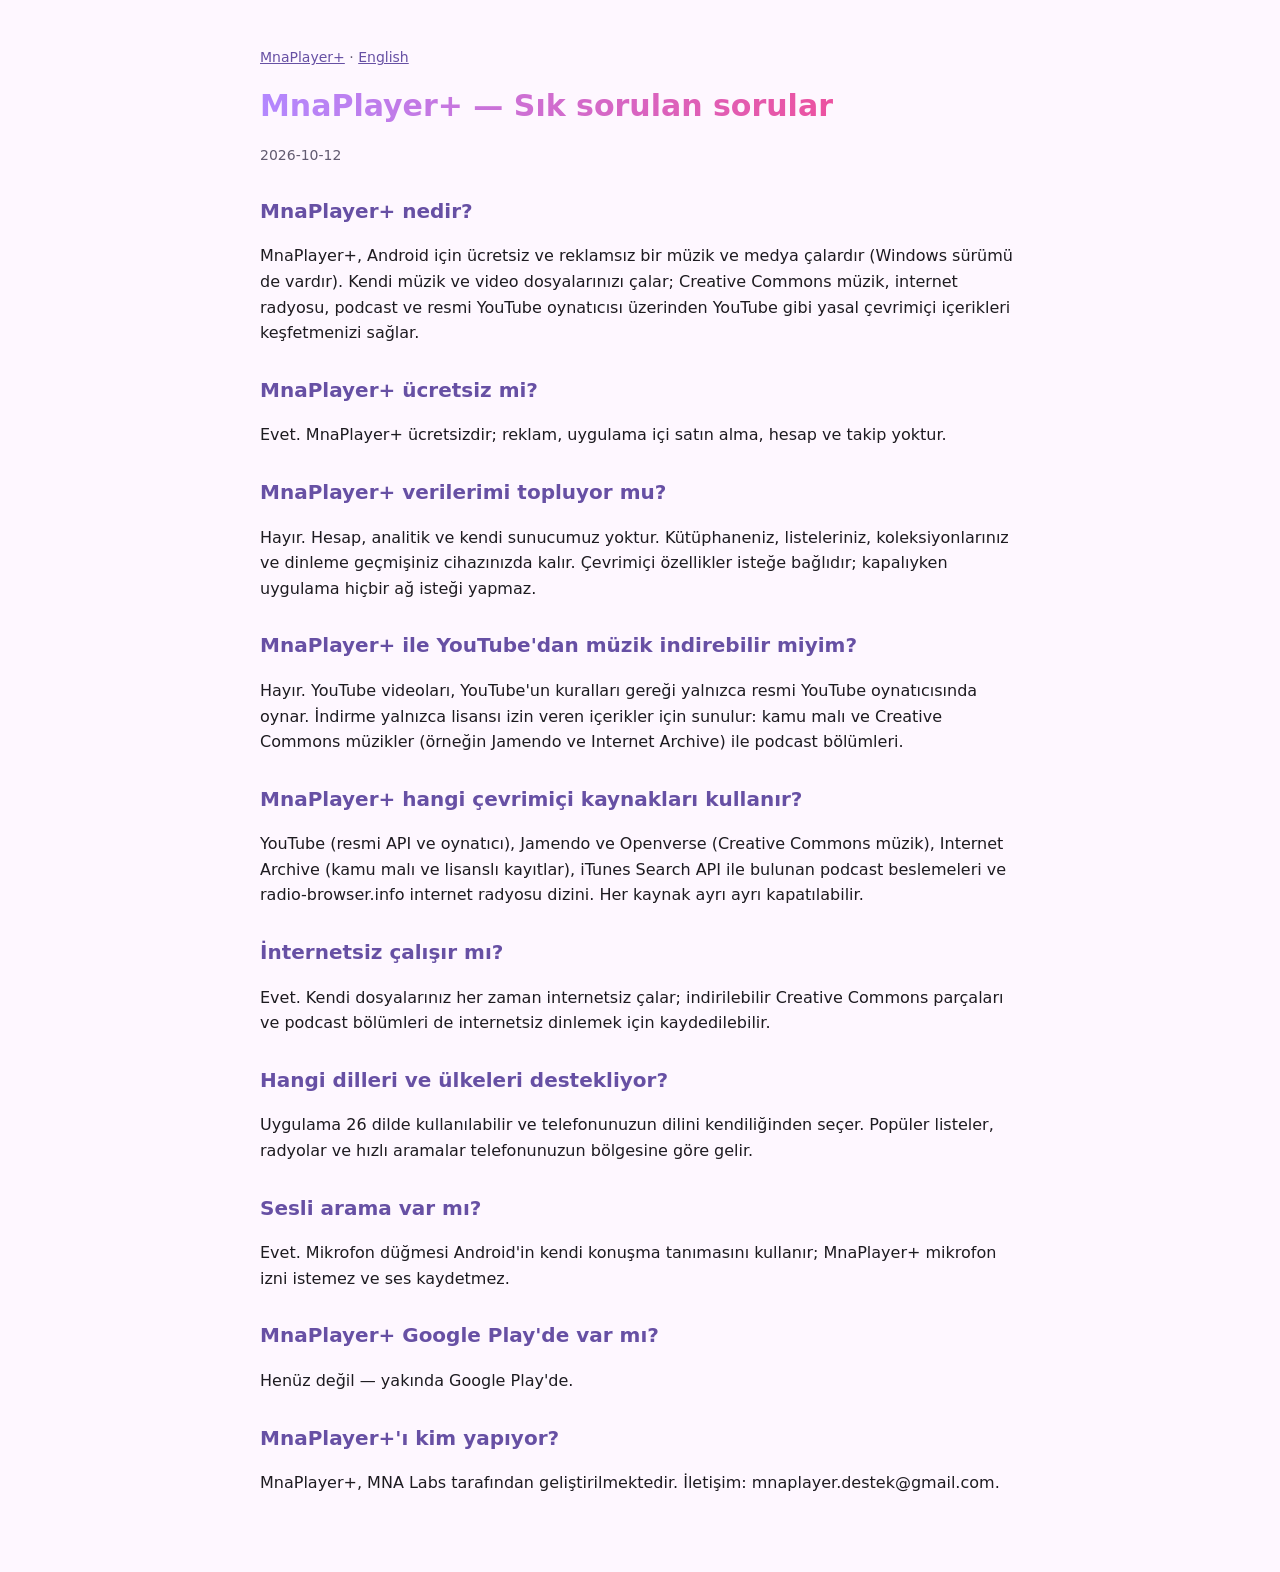
<file: sss.html>
<!doctype html>
<html lang="tr"><head><meta charset="utf-8"><meta name="viewport" content="width=device-width,initial-scale=1">
<title>MnaPlayer+ — Sık sorulan sorular</title><link rel="stylesheet" href="style.css">
<meta name="description" content="MnaPlayer+ hakkında: ücretsiz, reklamsız, gizliliğe saygılı müzik çalar; yasal ücretsiz müzik, radyo, podcast ve resmi YouTube oynatıcısı.">
<link rel="canonical" href="https://mnaplayer.com/sss.html">
<link rel="alternate" hreflang="tr" href="https://mnaplayer.com/sss.html">
<link rel="alternate" hreflang="en" href="https://mnaplayer.com/faq.html">
<link rel="alternate" hreflang="x-default" href="https://mnaplayer.com/faq.html">
<link rel="icon" type="image/png" href="icon.png">
<meta property="og:type" content="website"><meta property="og:site_name" content="MnaPlayer+">
<meta property="og:title" content="MnaPlayer+ — Sık sorulan sorular"><meta property="og:description" content="MnaPlayer+ hakkında: ücretsiz, reklamsız, gizliliğe saygılı müzik çalar; yasal ücretsiz müzik, radyo, podcast ve resmi YouTube oynatıcısı.">
<meta property="og:url" content="https://mnaplayer.com/sss.html"><meta property="og:image" content="https://mnaplayer.com/icon.png">
<script type="application/ld+json">{"@context": "https://schema.org", "@type": "FAQPage", "inLanguage": "tr", "mainEntity": [{"@type": "Question", "name": "MnaPlayer+ nedir?", "acceptedAnswer": {"@type": "Answer", "text": "MnaPlayer+, Android için ücretsiz ve reklamsız bir müzik ve medya çalardır (Windows sürümü de vardır). Kendi müzik ve video dosyalarınızı çalar; Creative Commons müzik, internet radyosu, podcast ve resmi YouTube oynatıcısı üzerinden YouTube gibi yasal çevrimiçi içerikleri keşfetmenizi sağlar."}}, {"@type": "Question", "name": "MnaPlayer+ ücretsiz mi?", "acceptedAnswer": {"@type": "Answer", "text": "Evet. MnaPlayer+ ücretsizdir; reklam, uygulama içi satın alma, hesap ve takip yoktur."}}, {"@type": "Question", "name": "MnaPlayer+ verilerimi topluyor mu?", "acceptedAnswer": {"@type": "Answer", "text": "Hayır. Hesap, analitik ve kendi sunucumuz yoktur. Kütüphaneniz, listeleriniz, koleksiyonlarınız ve dinleme geçmişiniz cihazınızda kalır. Çevrimiçi özellikler isteğe bağlıdır; kapalıyken uygulama hiçbir ağ isteği yapmaz."}}, {"@type": "Question", "name": "MnaPlayer+ ile YouTube'dan müzik indirebilir miyim?", "acceptedAnswer": {"@type": "Answer", "text": "Hayır. YouTube videoları, YouTube'un kuralları gereği yalnızca resmi YouTube oynatıcısında oynar. İndirme yalnızca lisansı izin veren içerikler için sunulur: kamu malı ve Creative Commons müzikler (örneğin Jamendo ve Internet Archive) ile podcast bölümleri."}}, {"@type": "Question", "name": "MnaPlayer+ hangi çevrimiçi kaynakları kullanır?", "acceptedAnswer": {"@type": "Answer", "text": "YouTube (resmi API ve oynatıcı), Jamendo ve Openverse (Creative Commons müzik), Internet Archive (kamu malı ve lisanslı kayıtlar), iTunes Search API ile bulunan podcast beslemeleri ve radio-browser.info internet radyosu dizini. Her kaynak ayrı ayrı kapatılabilir."}}, {"@type": "Question", "name": "İnternetsiz çalışır mı?", "acceptedAnswer": {"@type": "Answer", "text": "Evet. Kendi dosyalarınız her zaman internetsiz çalar; indirilebilir Creative Commons parçaları ve podcast bölümleri de internetsiz dinlemek için kaydedilebilir."}}, {"@type": "Question", "name": "Hangi dilleri ve ülkeleri destekliyor?", "acceptedAnswer": {"@type": "Answer", "text": "Uygulama 26 dilde kullanılabilir ve telefonunuzun dilini kendiliğinden seçer. Popüler listeler, radyolar ve hızlı aramalar telefonunuzun bölgesine göre gelir."}}, {"@type": "Question", "name": "Sesli arama var mı?", "acceptedAnswer": {"@type": "Answer", "text": "Evet. Mikrofon düğmesi Android'in kendi konuşma tanımasını kullanır; MnaPlayer+ mikrofon izni istemez ve ses kaydetmez."}}, {"@type": "Question", "name": "MnaPlayer+ Google Play'de var mı?", "acceptedAnswer": {"@type": "Answer", "text": "Henüz değil — yakında Google Play'de."}}, {"@type": "Question", "name": "MnaPlayer+'ı kim yapıyor?", "acceptedAnswer": {"@type": "Answer", "text": "MnaPlayer+, MNA Labs tarafından geliştirilmektedir. İletişim: mnaplayer.destek@gmail.com."}}]}</script>
</head><body><main>
<p class="lang"><a href="index.html">MnaPlayer+</a> · <a href="faq.html">English</a></p>
<h1>MnaPlayer+ — Sık sorulan sorular</h1>
<p class="muted">2026-10-12</p>
<h2>MnaPlayer+ nedir?</h2>
<p>MnaPlayer+, Android için ücretsiz ve reklamsız bir müzik ve medya çalardır (Windows sürümü de vardır). Kendi müzik ve video dosyalarınızı çalar; Creative Commons müzik, internet radyosu, podcast ve resmi YouTube oynatıcısı üzerinden YouTube gibi yasal çevrimiçi içerikleri keşfetmenizi sağlar.</p>
<h2>MnaPlayer+ ücretsiz mi?</h2>
<p>Evet. MnaPlayer+ ücretsizdir; reklam, uygulama içi satın alma, hesap ve takip yoktur.</p>
<h2>MnaPlayer+ verilerimi topluyor mu?</h2>
<p>Hayır. Hesap, analitik ve kendi sunucumuz yoktur. Kütüphaneniz, listeleriniz, koleksiyonlarınız ve dinleme geçmişiniz cihazınızda kalır. Çevrimiçi özellikler isteğe bağlıdır; kapalıyken uygulama hiçbir ağ isteği yapmaz.</p>
<h2>MnaPlayer+ ile YouTube'dan müzik indirebilir miyim?</h2>
<p>Hayır. YouTube videoları, YouTube'un kuralları gereği yalnızca resmi YouTube oynatıcısında oynar. İndirme yalnızca lisansı izin veren içerikler için sunulur: kamu malı ve Creative Commons müzikler (örneğin Jamendo ve Internet Archive) ile podcast bölümleri.</p>
<h2>MnaPlayer+ hangi çevrimiçi kaynakları kullanır?</h2>
<p>YouTube (resmi API ve oynatıcı), Jamendo ve Openverse (Creative Commons müzik), Internet Archive (kamu malı ve lisanslı kayıtlar), iTunes Search API ile bulunan podcast beslemeleri ve radio-browser.info internet radyosu dizini. Her kaynak ayrı ayrı kapatılabilir.</p>
<h2>İnternetsiz çalışır mı?</h2>
<p>Evet. Kendi dosyalarınız her zaman internetsiz çalar; indirilebilir Creative Commons parçaları ve podcast bölümleri de internetsiz dinlemek için kaydedilebilir.</p>
<h2>Hangi dilleri ve ülkeleri destekliyor?</h2>
<p>Uygulama 26 dilde kullanılabilir ve telefonunuzun dilini kendiliğinden seçer. Popüler listeler, radyolar ve hızlı aramalar telefonunuzun bölgesine göre gelir.</p>
<h2>Sesli arama var mı?</h2>
<p>Evet. Mikrofon düğmesi Android'in kendi konuşma tanımasını kullanır; MnaPlayer+ mikrofon izni istemez ve ses kaydetmez.</p>
<h2>MnaPlayer+ Google Play'de var mı?</h2>
<p>Henüz değil — yakında Google Play'de.</p>
<h2>MnaPlayer+'ı kim yapıyor?</h2>
<p>MnaPlayer+, MNA Labs tarafından geliştirilmektedir. İletişim: mnaplayer.destek@gmail.com.</p>
</main></body></html>
</file>
<file: style.css>
:root{color-scheme:light dark}
body{margin:0;font:16px/1.6 system-ui,-apple-system,Segoe UI,Roboto,sans-serif;background:#0f0d14;color:#f3eefc}
main{max-width:760px;margin:0 auto;padding:32px 20px 60px}
h1{font-size:30px;margin:8px 0 4px;background:linear-gradient(90deg,#b388ff,#ff4081);-webkit-background-clip:text;background-clip:text;color:transparent}
h2{font-size:20px;margin-top:28px;color:#d0bcff}
a{color:#b388ff}
code{background:#2b2930;padding:1px 6px;border-radius:5px}
.muted,.lang{color:#a59cb8;font-size:14px}
.tag{font-size:18px;color:#e8def8}
.soon{display:inline-block;background:#2b2930;border-radius:20px;padding:6px 14px}
@media (prefers-color-scheme: light){body{background:#fef7ff;color:#1d1b20}h2{color:#6750a4}a{color:#6750a4}code{background:#ece6f0}.muted,.lang{color:#625b71}.tag{color:#381e72}.soon{background:#ece6f0}}
</file>
